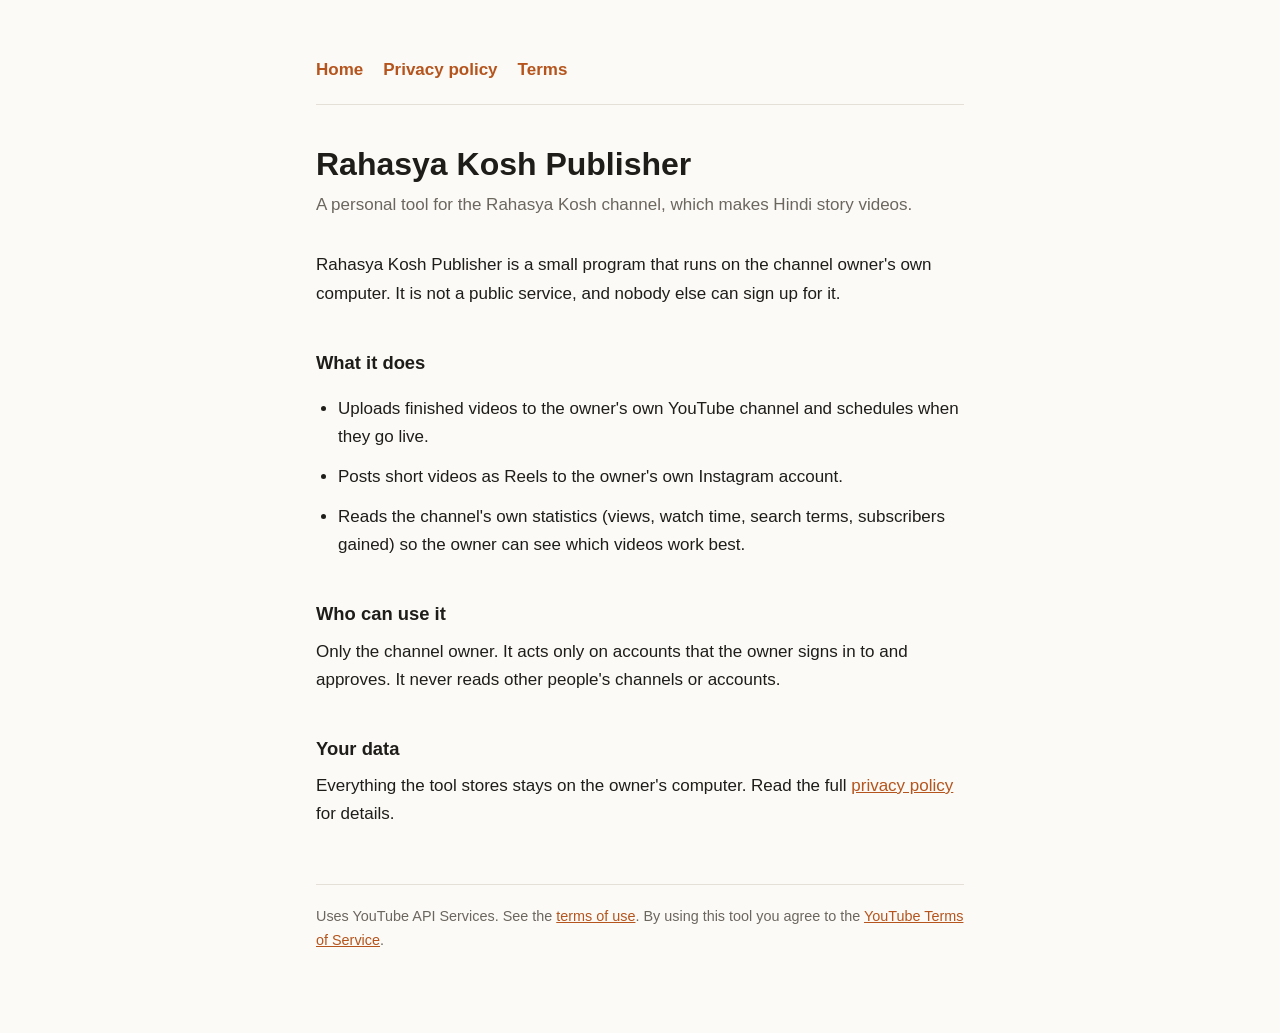
<file: index.html>
<!doctype html>
<html lang="en">
<head>
<meta charset="utf-8">
<meta name="viewport" content="width=device-width, initial-scale=1">
<title>Rahasya Kosh Publisher</title>
<meta name="description" content="A personal tool that publishes and tracks videos for the Rahasya Kosh YouTube channel.">
<link rel="stylesheet" href="style.css">
</head>
<body>
<main>
  <nav><a href="./">Home</a><a href="privacy.html">Privacy policy</a><a href="terms.html">Terms</a></nav>

  <h1>Rahasya Kosh Publisher</h1>
  <p class="sub">A personal tool for the Rahasya Kosh channel, which makes Hindi story videos.</p>

  <p>Rahasya Kosh Publisher is a small program that runs on the channel owner's own computer.
     It is not a public service, and nobody else can sign up for it.</p>

  <h2>What it does</h2>
  <ul>
    <li>Uploads finished videos to the owner's own YouTube channel and schedules when they go live.</li>
    <li>Posts short videos as Reels to the owner's own Instagram account.</li>
    <li>Reads the channel's own statistics (views, watch time, search terms, subscribers gained)
        so the owner can see which videos work best.</li>
  </ul>

  <h2>Who can use it</h2>
  <p>Only the channel owner. It acts only on accounts that the owner signs in to and approves.
     It never reads other people's channels or accounts.</p>

  <h2>Your data</h2>
  <p>Everything the tool stores stays on the owner's computer. Read the full
     <a href="privacy.html">privacy policy</a> for details.</p>

  <footer>Uses YouTube API Services. See the <a href="terms.html">terms of use</a>. By using this tool you agree to the
    <a href="https://www.youtube.com/t/terms">YouTube Terms of Service</a>.</footer>
</main>
</body>
</html>
</file>
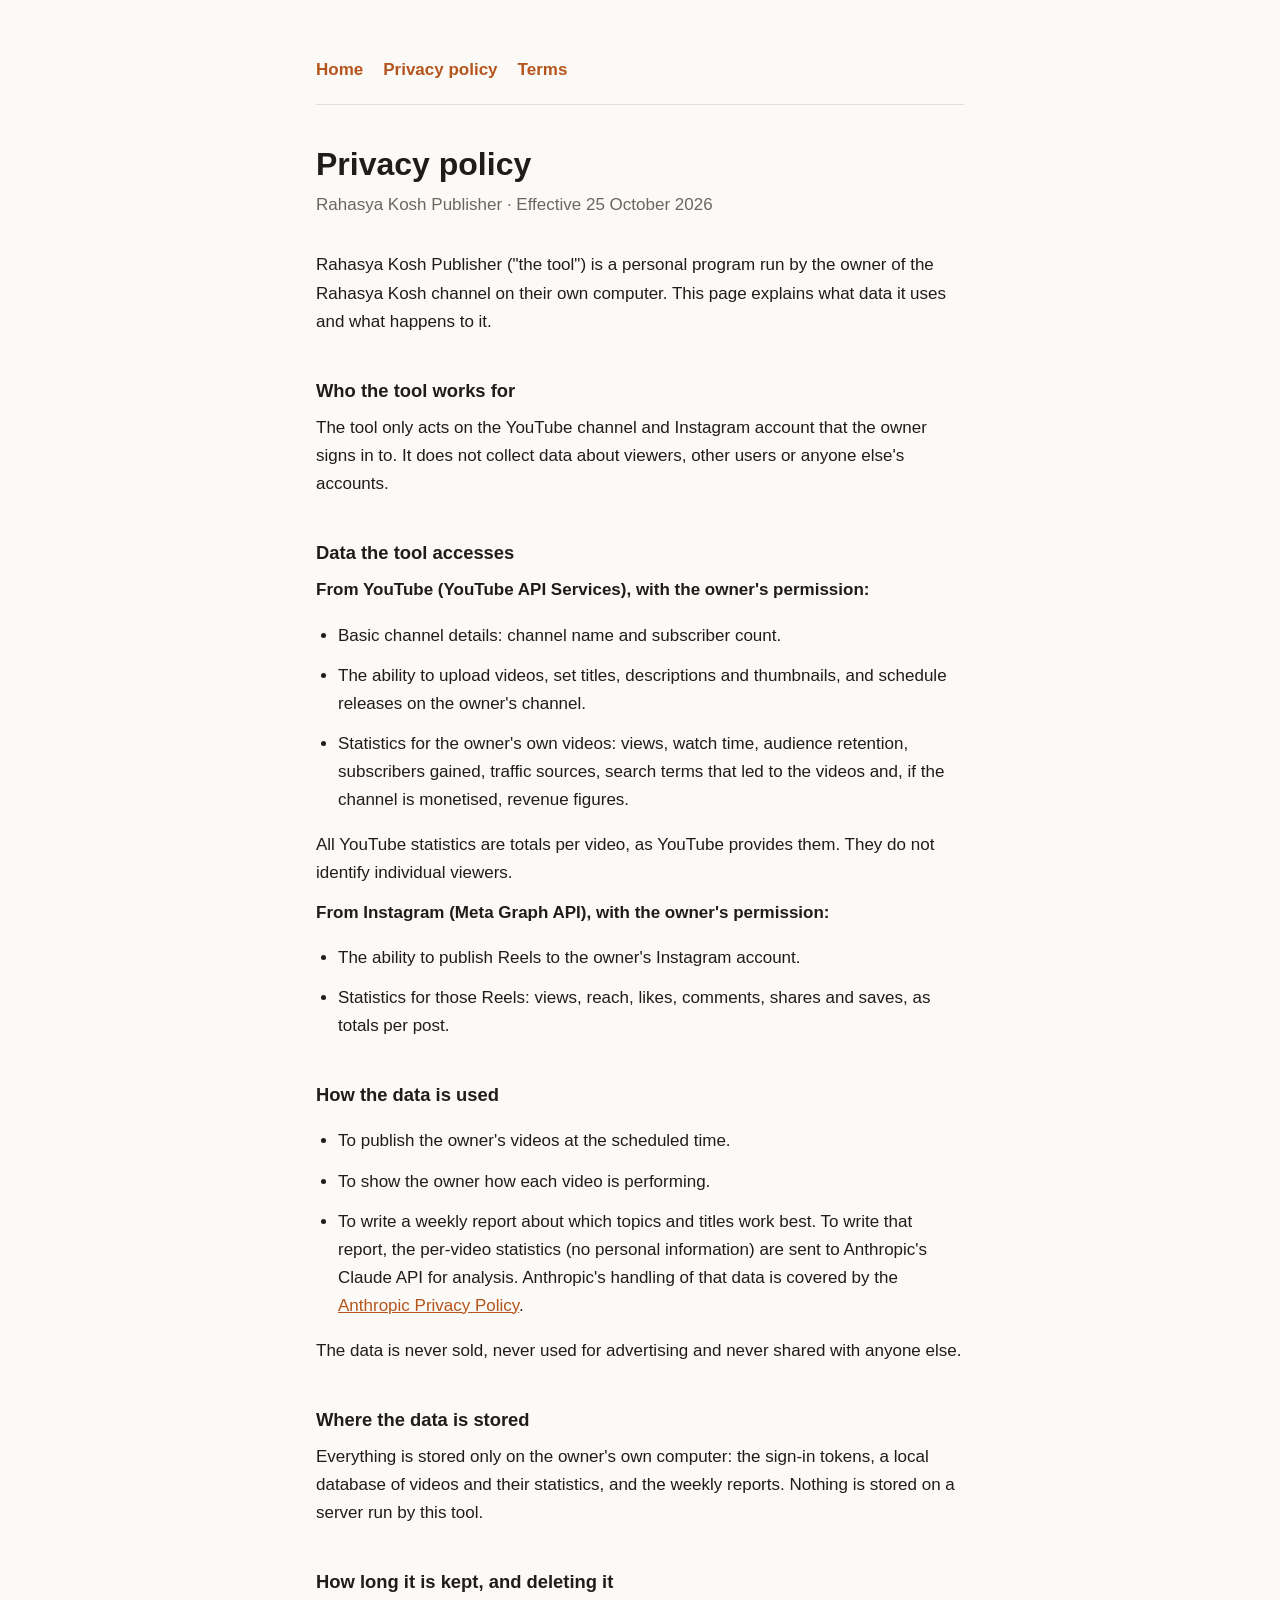
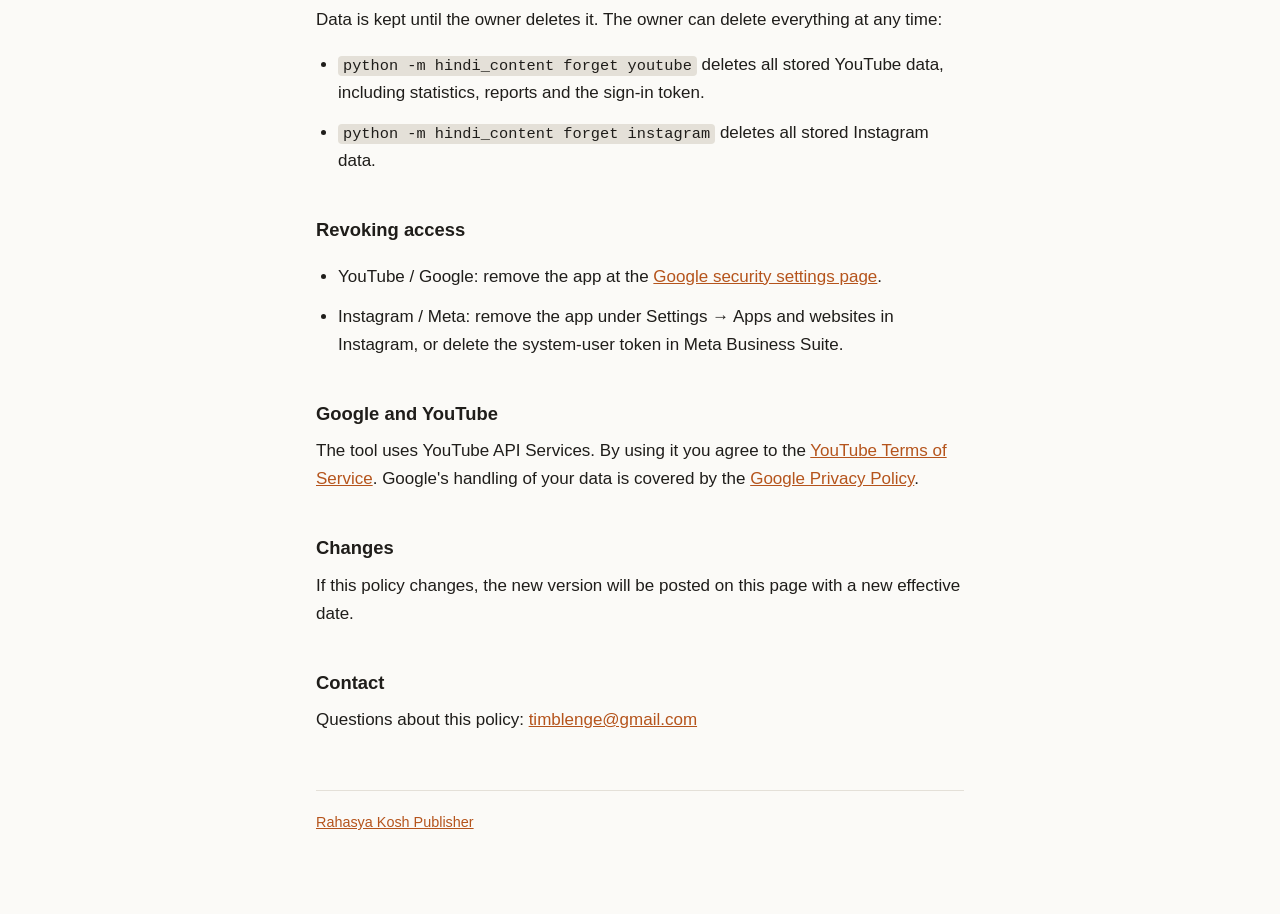
<file: privacy.html>
<!doctype html>
<html lang="en">
<head>
<meta charset="utf-8">
<meta name="viewport" content="width=device-width, initial-scale=1">
<title>Privacy Policy</title>
<meta name="description" content="Privacy policy for Rahasya Kosh Publisher.">
<link rel="stylesheet" href="style.css">
</head>
<body>
<main>
  <nav><a href="./">Home</a><a href="privacy.html">Privacy policy</a><a href="terms.html">Terms</a></nav>

  <h1>Privacy policy</h1>
  <p class="sub">Rahasya Kosh Publisher · Effective 25 October 2026</p>

  <p>Rahasya Kosh Publisher ("the tool") is a personal program run by the owner of the Rahasya Kosh
     channel on their own computer. This page explains what data it uses and what happens to it.</p>

  <h2>Who the tool works for</h2>
  <p>The tool only acts on the YouTube channel and Instagram account that the owner signs in to.
     It does not collect data about viewers, other users or anyone else's accounts.</p>

  <h2>Data the tool accesses</h2>
  <p><strong>From YouTube (YouTube API Services), with the owner's permission:</strong></p>
  <ul>
    <li>Basic channel details: channel name and subscriber count.</li>
    <li>The ability to upload videos, set titles, descriptions and thumbnails, and schedule releases on the owner's channel.</li>
    <li>Statistics for the owner's own videos: views, watch time, audience retention,
        subscribers gained, traffic sources, search terms that led to the videos and,
        if the channel is monetised, revenue figures.</li>
  </ul>
  <p>All YouTube statistics are totals per video, as YouTube provides them. They do not identify individual viewers.</p>

  <p><strong>From Instagram (Meta Graph API), with the owner's permission:</strong></p>
  <ul>
    <li>The ability to publish Reels to the owner's Instagram account.</li>
    <li>Statistics for those Reels: views, reach, likes, comments, shares and saves, as totals per post.</li>
  </ul>

  <h2>How the data is used</h2>
  <ul>
    <li>To publish the owner's videos at the scheduled time.</li>
    <li>To show the owner how each video is performing.</li>
    <li>To write a weekly report about which topics and titles work best. To write that report,
        the per-video statistics (no personal information) are sent to Anthropic's Claude API
        for analysis. Anthropic's handling of that data is covered by the
        <a href="https://www.anthropic.com/legal/privacy">Anthropic Privacy Policy</a>.</li>
  </ul>
  <p>The data is never sold, never used for advertising and never shared with anyone else.</p>

  <h2>Where the data is stored</h2>
  <p>Everything is stored only on the owner's own computer: the sign-in tokens, a local database of
     videos and their statistics, and the weekly reports. Nothing is stored on a server run by this tool.</p>

  <h2>How long it is kept, and deleting it</h2>
  <p>Data is kept until the owner deletes it. The owner can delete everything at any time:</p>
  <ul>
    <li><code>python -m hindi_content forget youtube</code> deletes all stored YouTube data,
        including statistics, reports and the sign-in token.</li>
    <li><code>python -m hindi_content forget instagram</code> deletes all stored Instagram data.</li>
  </ul>

  <h2>Revoking access</h2>
  <ul>
    <li>YouTube / Google: remove the app at the
        <a href="https://myaccount.google.com/permissions">Google security settings page</a>.</li>
    <li>Instagram / Meta: remove the app under Settings → Apps and websites in Instagram, or
        delete the system-user token in Meta Business Suite.</li>
  </ul>

  <h2>Google and YouTube</h2>
  <p>The tool uses YouTube API Services. By using it you agree to the
     <a href="https://www.youtube.com/t/terms">YouTube Terms of Service</a>. Google's handling of
     your data is covered by the <a href="https://policies.google.com/privacy">Google Privacy Policy</a>.</p>

  <h2>Changes</h2>
  <p>If this policy changes, the new version will be posted on this page with a new effective date.</p>

  <h2>Contact</h2>
  <p>Questions about this policy: <a href="mailto:timblenge@gmail.com">timblenge@gmail.com</a></p>

  <footer><a href="./">Rahasya Kosh Publisher</a></footer>
</main>
</body>
</html>
</file>
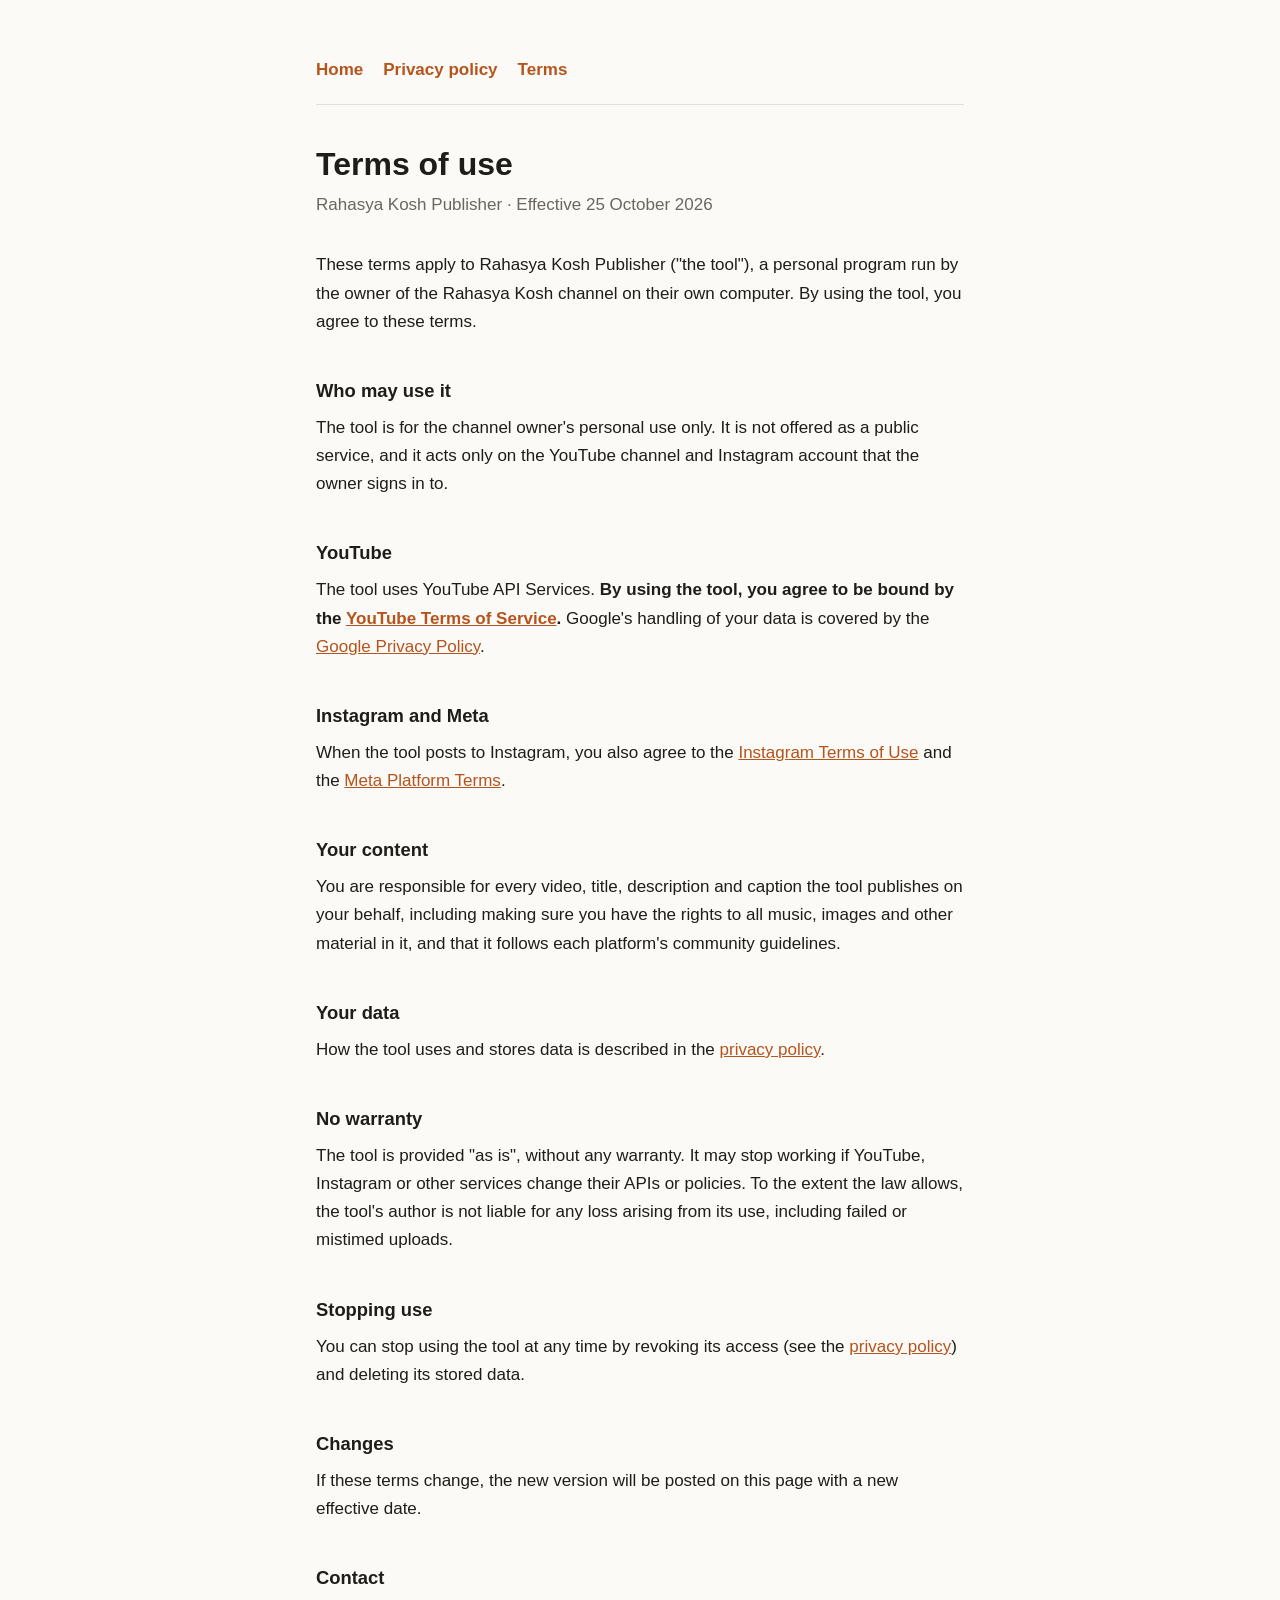
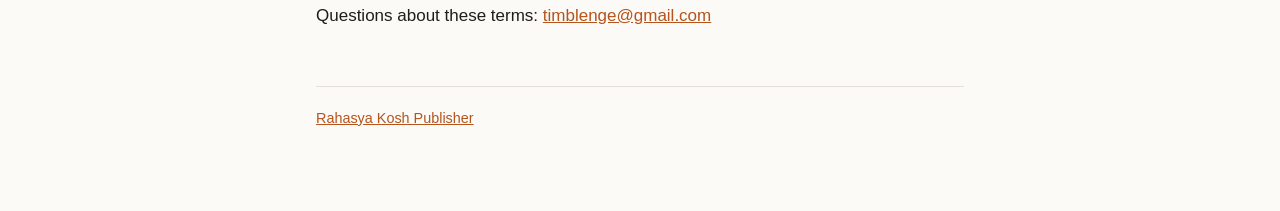
<file: terms.html>
<!doctype html>
<html lang="en">
<head>
<meta charset="utf-8">
<meta name="viewport" content="width=device-width, initial-scale=1">
<title>Terms of Use</title>
<meta name="description" content="Terms of use for Rahasya Kosh Publisher.">
<link rel="stylesheet" href="style.css">
</head>
<body>
<main>
  <nav><a href="./">Home</a><a href="privacy.html">Privacy policy</a><a href="terms.html">Terms</a></nav>

  <h1>Terms of use</h1>
  <p class="sub">Rahasya Kosh Publisher · Effective 25 October 2026</p>

  <p>These terms apply to Rahasya Kosh Publisher ("the tool"), a personal program run by the owner
     of the Rahasya Kosh channel on their own computer. By using the tool, you agree to these terms.</p>

  <h2>Who may use it</h2>
  <p>The tool is for the channel owner's personal use only. It is not offered as a public service,
     and it acts only on the YouTube channel and Instagram account that the owner signs in to.</p>

  <h2>YouTube</h2>
  <p>The tool uses YouTube API Services. <strong>By using the tool, you agree to be bound by the
     <a href="https://www.youtube.com/t/terms">YouTube Terms of Service</a>.</strong>
     Google's handling of your data is covered by the
     <a href="https://policies.google.com/privacy">Google Privacy Policy</a>.</p>

  <h2>Instagram and Meta</h2>
  <p>When the tool posts to Instagram, you also agree to the
     <a href="https://help.instagram.com/581066165581870">Instagram Terms of Use</a> and the
     <a href="https://developers.facebook.com/terms/">Meta Platform Terms</a>.</p>

  <h2>Your content</h2>
  <p>You are responsible for every video, title, description and caption the tool publishes on your
     behalf, including making sure you have the rights to all music, images and other material in it,
     and that it follows each platform's community guidelines.</p>

  <h2>Your data</h2>
  <p>How the tool uses and stores data is described in the <a href="privacy.html">privacy policy</a>.</p>

  <h2>No warranty</h2>
  <p>The tool is provided "as is", without any warranty. It may stop working if YouTube, Instagram or
     other services change their APIs or policies. To the extent the law allows, the tool's author is
     not liable for any loss arising from its use, including failed or mistimed uploads.</p>

  <h2>Stopping use</h2>
  <p>You can stop using the tool at any time by revoking its access (see the
     <a href="privacy.html">privacy policy</a>) and deleting its stored data.</p>

  <h2>Changes</h2>
  <p>If these terms change, the new version will be posted on this page with a new effective date.</p>

  <h2>Contact</h2>
  <p>Questions about these terms: <a href="mailto:timblenge@gmail.com">timblenge@gmail.com</a></p>

  <footer><a href="./">Rahasya Kosh Publisher</a></footer>
</main>
</body>
</html>
</file>
<file: style.css>
:root {
  --bg: #fbfaf7;
  --fg: #1f1d1a;
  --muted: #6b665e;
  --line: #e4e0d8;
  --accent: #b5541c;
}
@media (prefers-color-scheme: dark) {
  :root {
    --bg: #161513;
    --fg: #ece9e3;
    --muted: #a39e94;
    --line: #2e2c28;
    --accent: #e8874c;
  }
}
* { box-sizing: border-box; }
body {
  margin: 0;
  background: var(--bg);
  color: var(--fg);
  font: 17px/1.65 -apple-system, BlinkMacSystemFont, "Segoe UI", Roboto, "Noto Sans", sans-serif;
}
main { max-width: 680px; margin: 0 auto; padding: 56px 16px 80px; }
h1 { font-size: 2rem; line-height: 1.2; margin: 0 0 8px; }
h2 { font-size: 1.15rem; margin: 40px 0 8px; }
p, li { margin: 0 0 12px; }
ul { padding-left: 22px; }
a { color: var(--accent); }
.sub { color: var(--muted); margin-bottom: 32px; }
nav { display: flex; gap: 20px; padding-bottom: 20px; margin-bottom: 40px; border-bottom: 1px solid var(--line); }
nav a { text-decoration: none; font-weight: 600; }
footer { margin-top: 56px; padding-top: 20px; border-top: 1px solid var(--line); color: var(--muted); font-size: 0.9rem; }
code { font-size: 0.9em; background: var(--line); padding: 1px 5px; border-radius: 4px; }
</file>
